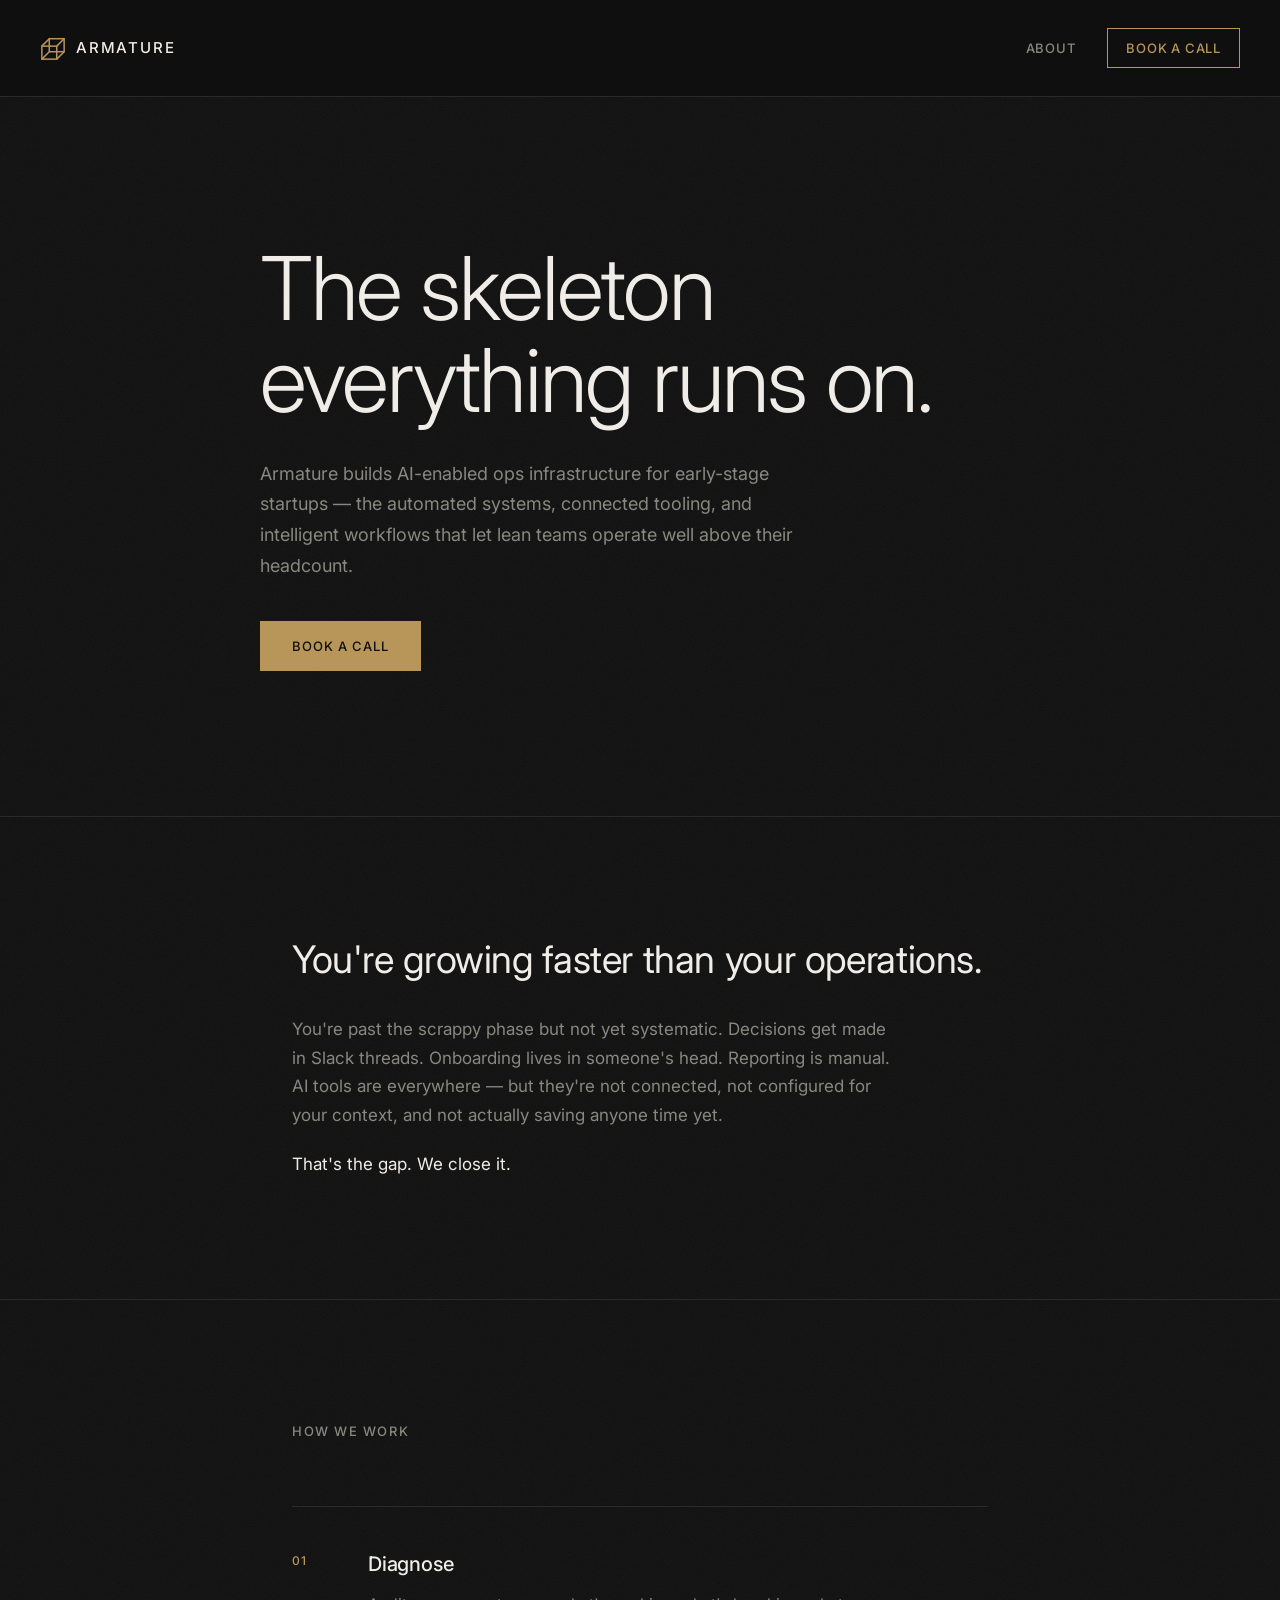
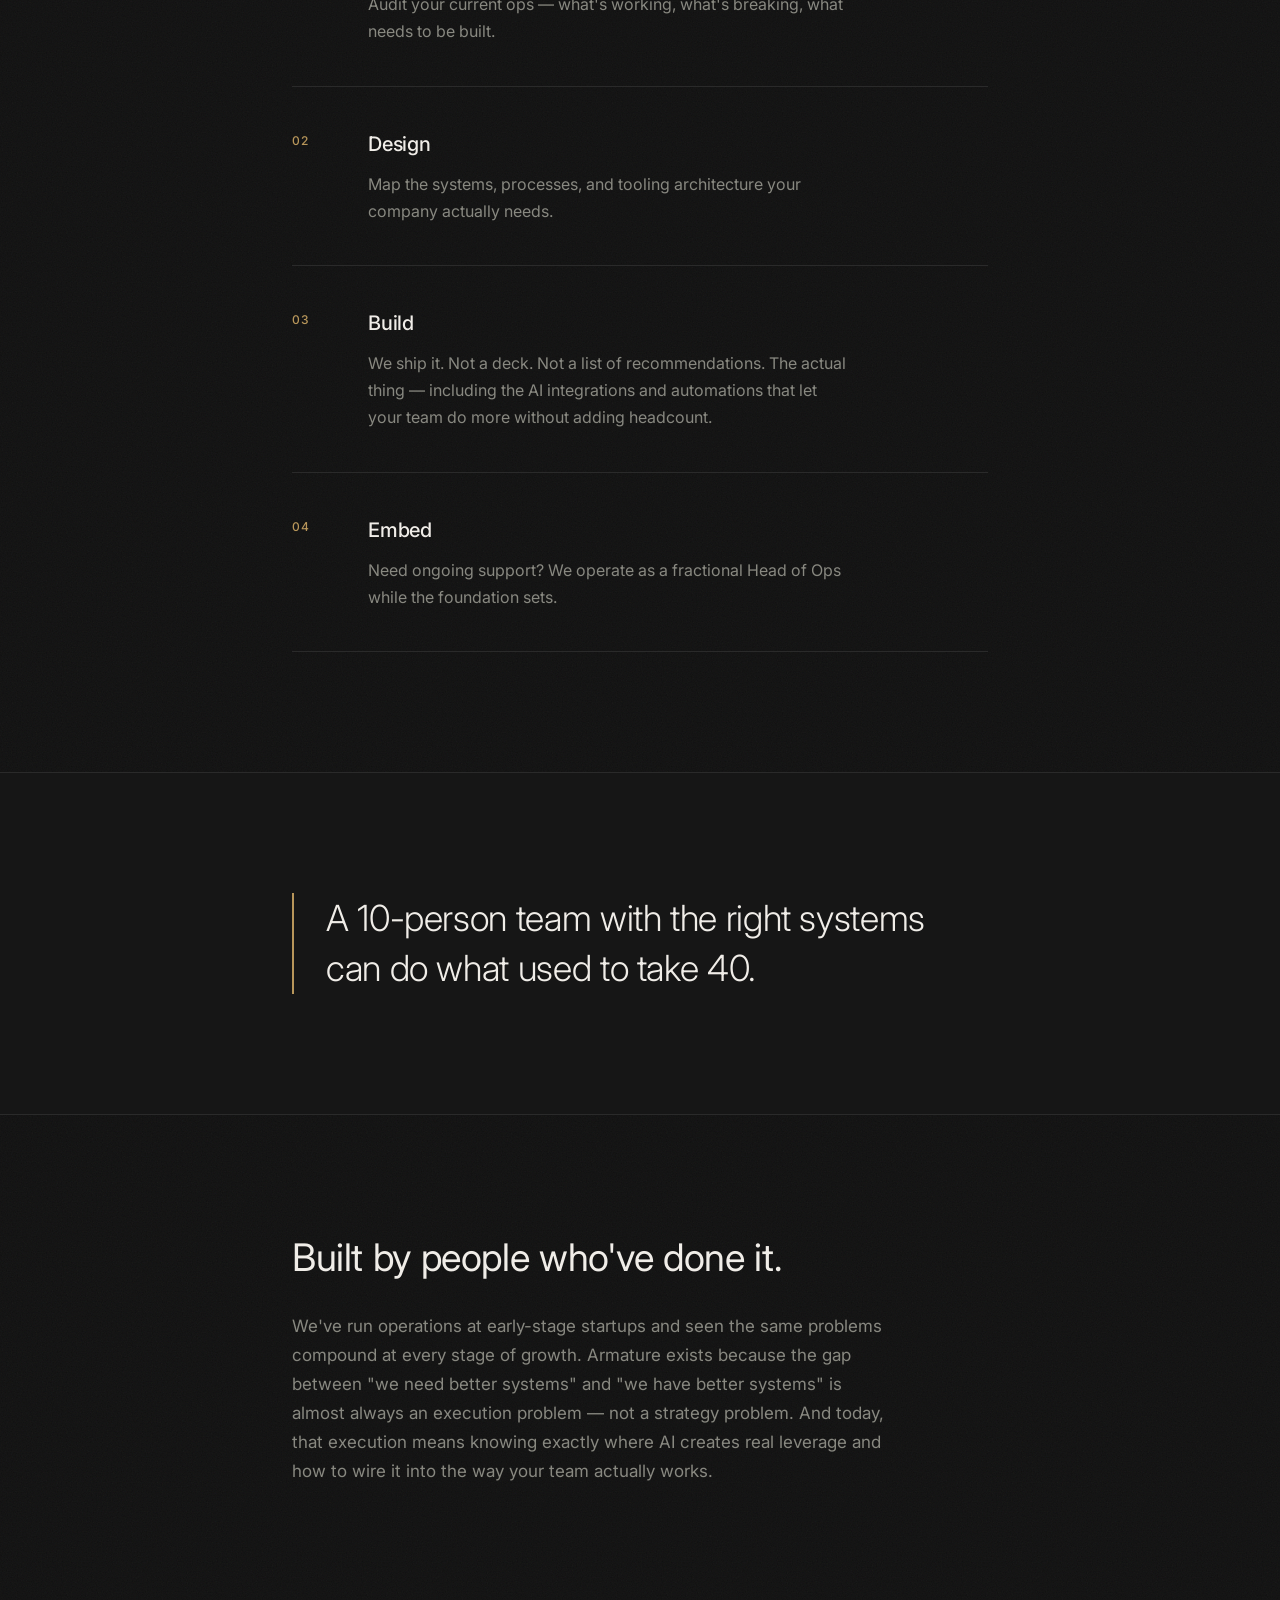
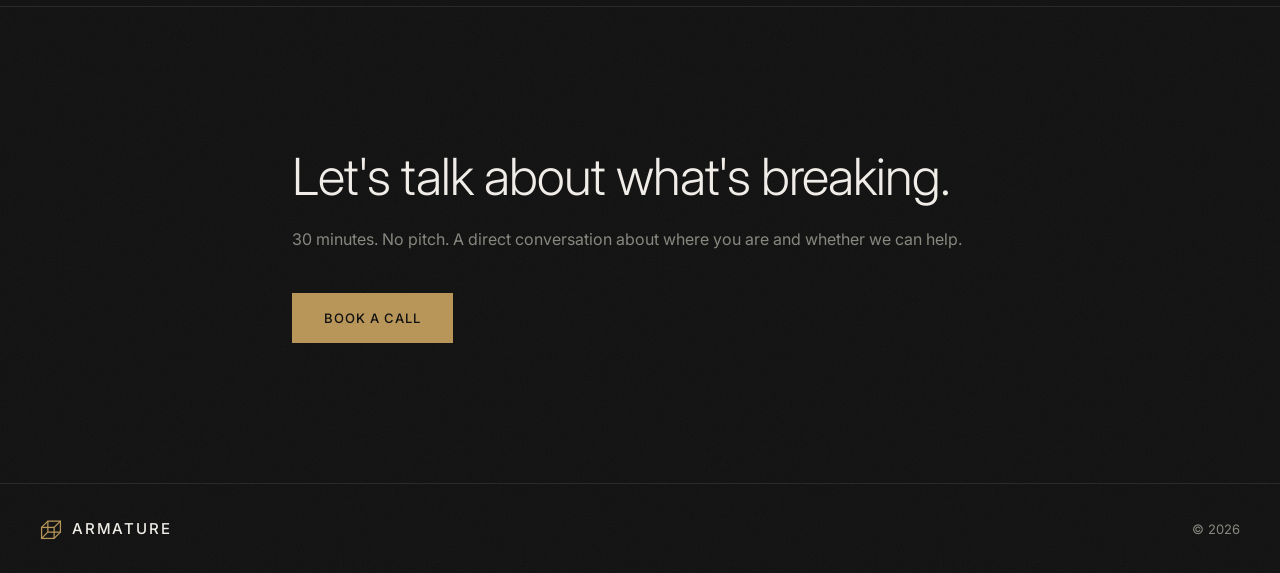
<file: index.html>
<!DOCTYPE html>
<html lang="en">
<head>
  <meta charset="UTF-8" />
  <meta name="viewport" content="width=device-width, initial-scale=1.0" />
  <title>Armature — AI-Enabled Ops for Startups</title>
  <link rel="preconnect" href="https://fonts.googleapis.com" />
  <link rel="preconnect" href="https://fonts.gstatic.com" crossorigin />
  <link href="https://fonts.googleapis.com/css2?family=Inter:wght@300;400;500;600&display=swap" rel="stylesheet" />
  <link rel="stylesheet" href="styles.css" />
</head>
<body>

  <!-- NAV -->
  <nav>
    <a href="#" class="wordmark">
      <svg class="logo-icon" width="26" height="26" viewBox="0 0 28 28" fill="none" xmlns="http://www.w3.org/2000/svg" aria-hidden="true">
        <!-- wireframe cube: front face, back face, 4 connecting edges -->
        <rect x="2"  y="12" width="16" height="14" stroke="#B8965A" stroke-width="1.6"/>
        <rect x="10" y="4"  width="16" height="14" stroke="#B8965A" stroke-width="1.6"/>
        <line x1="2"  y1="12" x2="10" y2="4"  stroke="#B8965A" stroke-width="1.6"/>
        <line x1="18" y1="12" x2="26" y2="4"  stroke="#B8965A" stroke-width="1.6"/>
        <line x1="18" y1="26" x2="26" y2="18" stroke="#B8965A" stroke-width="1.6"/>
        <line x1="2"  y1="26" x2="10" y2="18" stroke="#B8965A" stroke-width="1.6"/>
      </svg>
      <span>Armature</span>
    </a>
    <div class="nav-links">
      <a href="/about.html" class="nav-link">About</a>
      <a href="https://calendly.com/eric-armatureops/30min" class="nav-cta" target="_blank" rel="noopener">Book a call</a>
    </div>
  </nav>

  <!-- HERO -->
  <section class="hero">
    <div class="hero-inner">
      <h1>The skeleton<br>everything runs on.</h1>
      <p class="hero-sub">Armature builds AI-enabled ops infrastructure for early-stage startups — the automated systems, connected tooling, and intelligent workflows that let lean teams operate well above their headcount.</p>
      <a href="https://calendly.com/eric-armatureops/30min" class="btn-primary" target="_blank" rel="noopener">Book a call</a>
    </div>
  </section>

  <!-- PROBLEM -->
  <section class="problem">
    <div class="container">
      <h2>You're growing faster than your operations.</h2>
      <p>You're past the scrappy phase but not yet systematic. Decisions get made in Slack threads. Onboarding lives in someone's head. Reporting is manual. AI tools are everywhere — but they're not connected, not configured for your context, and not actually saving anyone time yet.</p>
      <p>That's the gap. We close it.</p>
    </div>
  </section>

  <!-- SERVICES -->
  <section class="services">
    <div class="container">
      <h2>How we work</h2>
      <div class="steps">

        <div class="step">
          <span class="step-num">01</span>
          <div class="step-body">
            <h3>Diagnose</h3>
            <p>Audit your current ops — what's working, what's breaking, what needs to be built.</p>
          </div>
        </div>

        <div class="step">
          <span class="step-num">02</span>
          <div class="step-body">
            <h3>Design</h3>
            <p>Map the systems, processes, and tooling architecture your company actually needs.</p>
          </div>
        </div>

        <div class="step">
          <span class="step-num">03</span>
          <div class="step-body">
            <h3>Build</h3>
            <p>We ship it. Not a deck. Not a list of recommendations. The actual thing — including the AI integrations and automations that let your team do more without adding headcount.</p>
          </div>
        </div>

        <div class="step">
          <span class="step-num">04</span>
          <div class="step-body">
            <h3>Embed</h3>
            <p>Need ongoing support? We operate as a fractional Head of Ops while the foundation sets.</p>
          </div>
        </div>

      </div>
    </div>
  </section>

  <!-- CALLOUT -->
  <section class="callout">
    <div class="container">
      <blockquote>A 10-person team with the right systems<br>can do what used to take 40.</blockquote>
    </div>
  </section>

  <!-- ABOUT -->
  <section class="about">
    <div class="container">
      <h2>Built by people who've done it.</h2>
      <p>We've run operations at early-stage startups and seen the same problems compound at every stage of growth. Armature exists because the gap between "we need better systems" and "we have better systems" is almost always an execution problem — not a strategy problem. And today, that execution means knowing exactly where AI creates real leverage and how to wire it into the way your team actually works.</p>
    </div>
  </section>

  <!-- CONTACT -->
  <section class="contact" id="contact">
    <div class="container">
      <h2>Let's talk about what's breaking.</h2>
      <p>30 minutes. No pitch. A direct conversation about where you are and whether we can help.</p>
      <a href="https://calendly.com/eric-armatureops/30min" class="btn-primary" target="_blank" rel="noopener">Book a call</a>
    </div>
  </section>

  <!-- FOOTER -->
  <footer>
    <span class="wordmark">
      <svg class="logo-icon" width="22" height="22" viewBox="0 0 28 28" fill="none" xmlns="http://www.w3.org/2000/svg" aria-hidden="true">
        <rect x="2"  y="12" width="16" height="14" stroke="#B8965A" stroke-width="1.6"/>
        <rect x="10" y="4"  width="16" height="14" stroke="#B8965A" stroke-width="1.6"/>
        <line x1="2"  y1="12" x2="10" y2="4"  stroke="#B8965A" stroke-width="1.6"/>
        <line x1="18" y1="12" x2="26" y2="4"  stroke="#B8965A" stroke-width="1.6"/>
        <line x1="18" y1="26" x2="26" y2="18" stroke="#B8965A" stroke-width="1.6"/>
        <line x1="2"  y1="26" x2="10" y2="18" stroke="#B8965A" stroke-width="1.6"/>
      </svg>
      <span>Armature</span>
    </span>
    <span class="footer-copy">&copy; 2026</span>
  </footer>

</body>
</html>
</file>
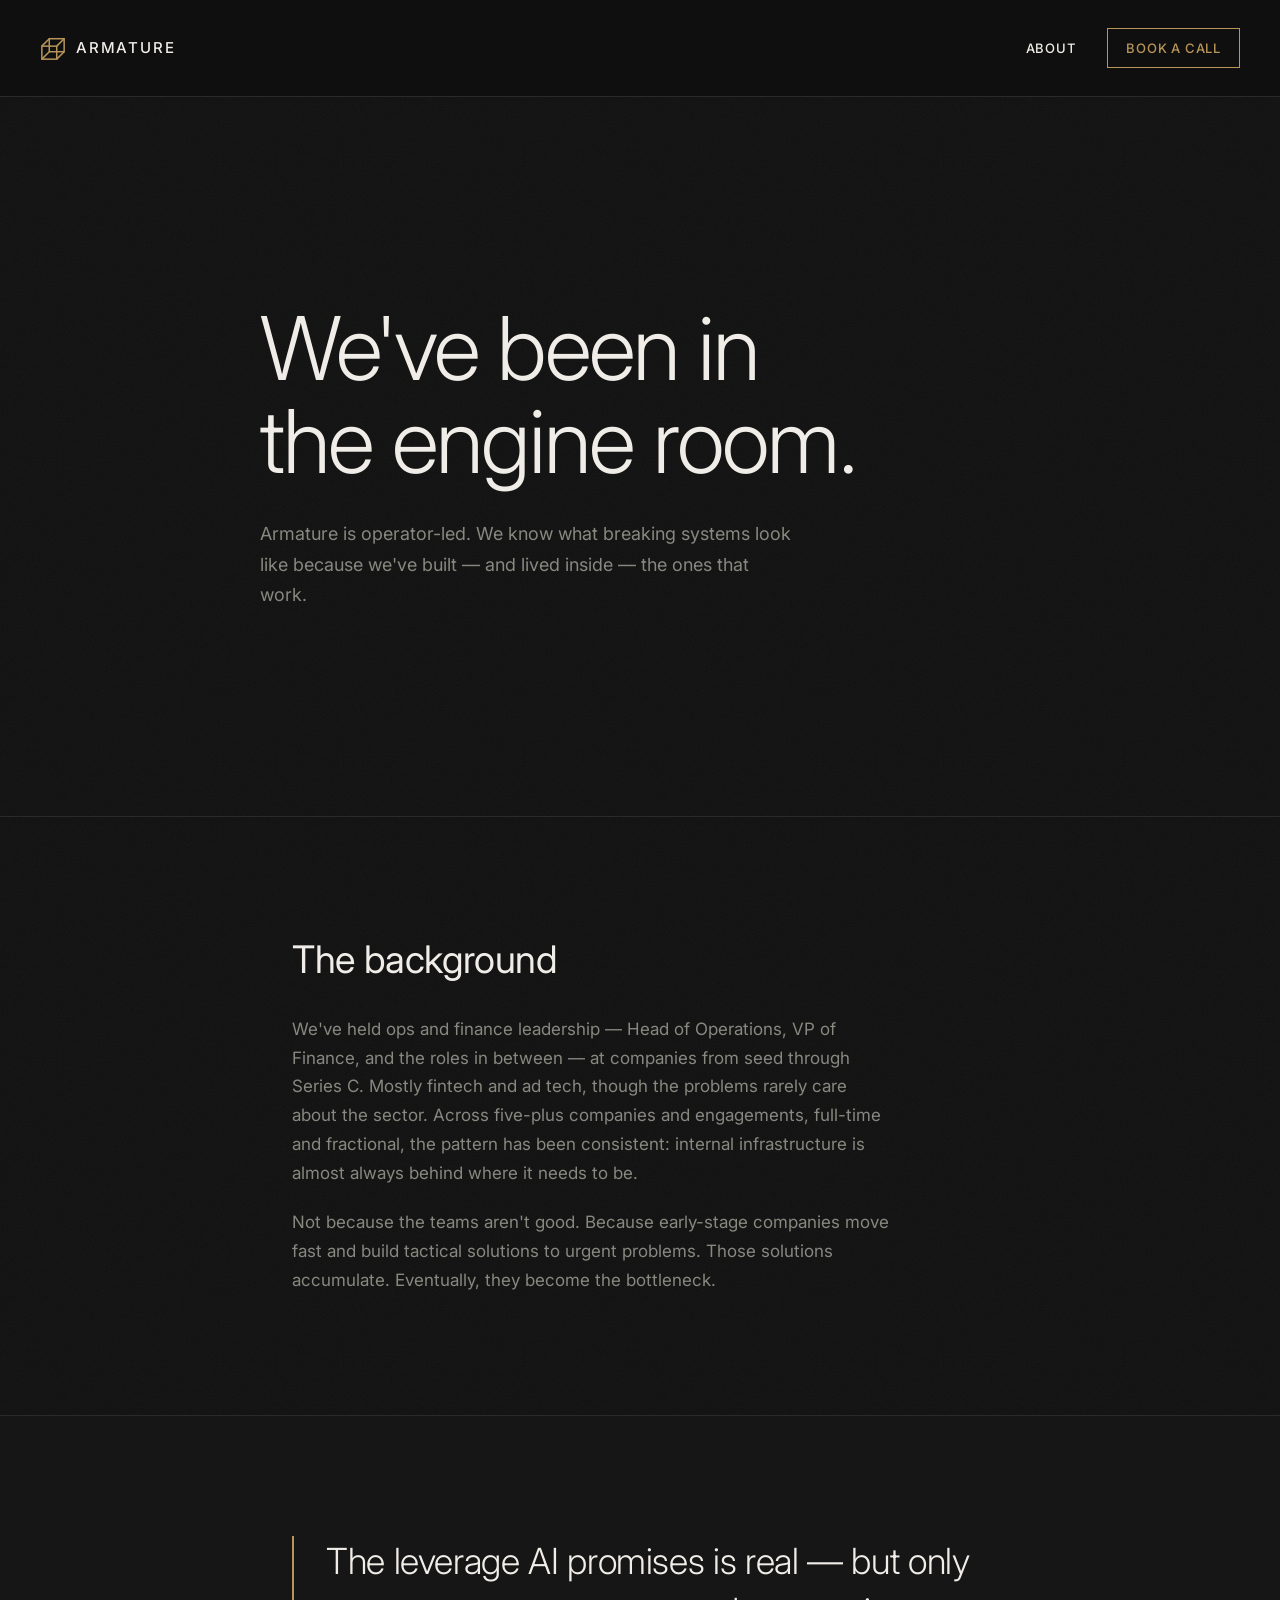
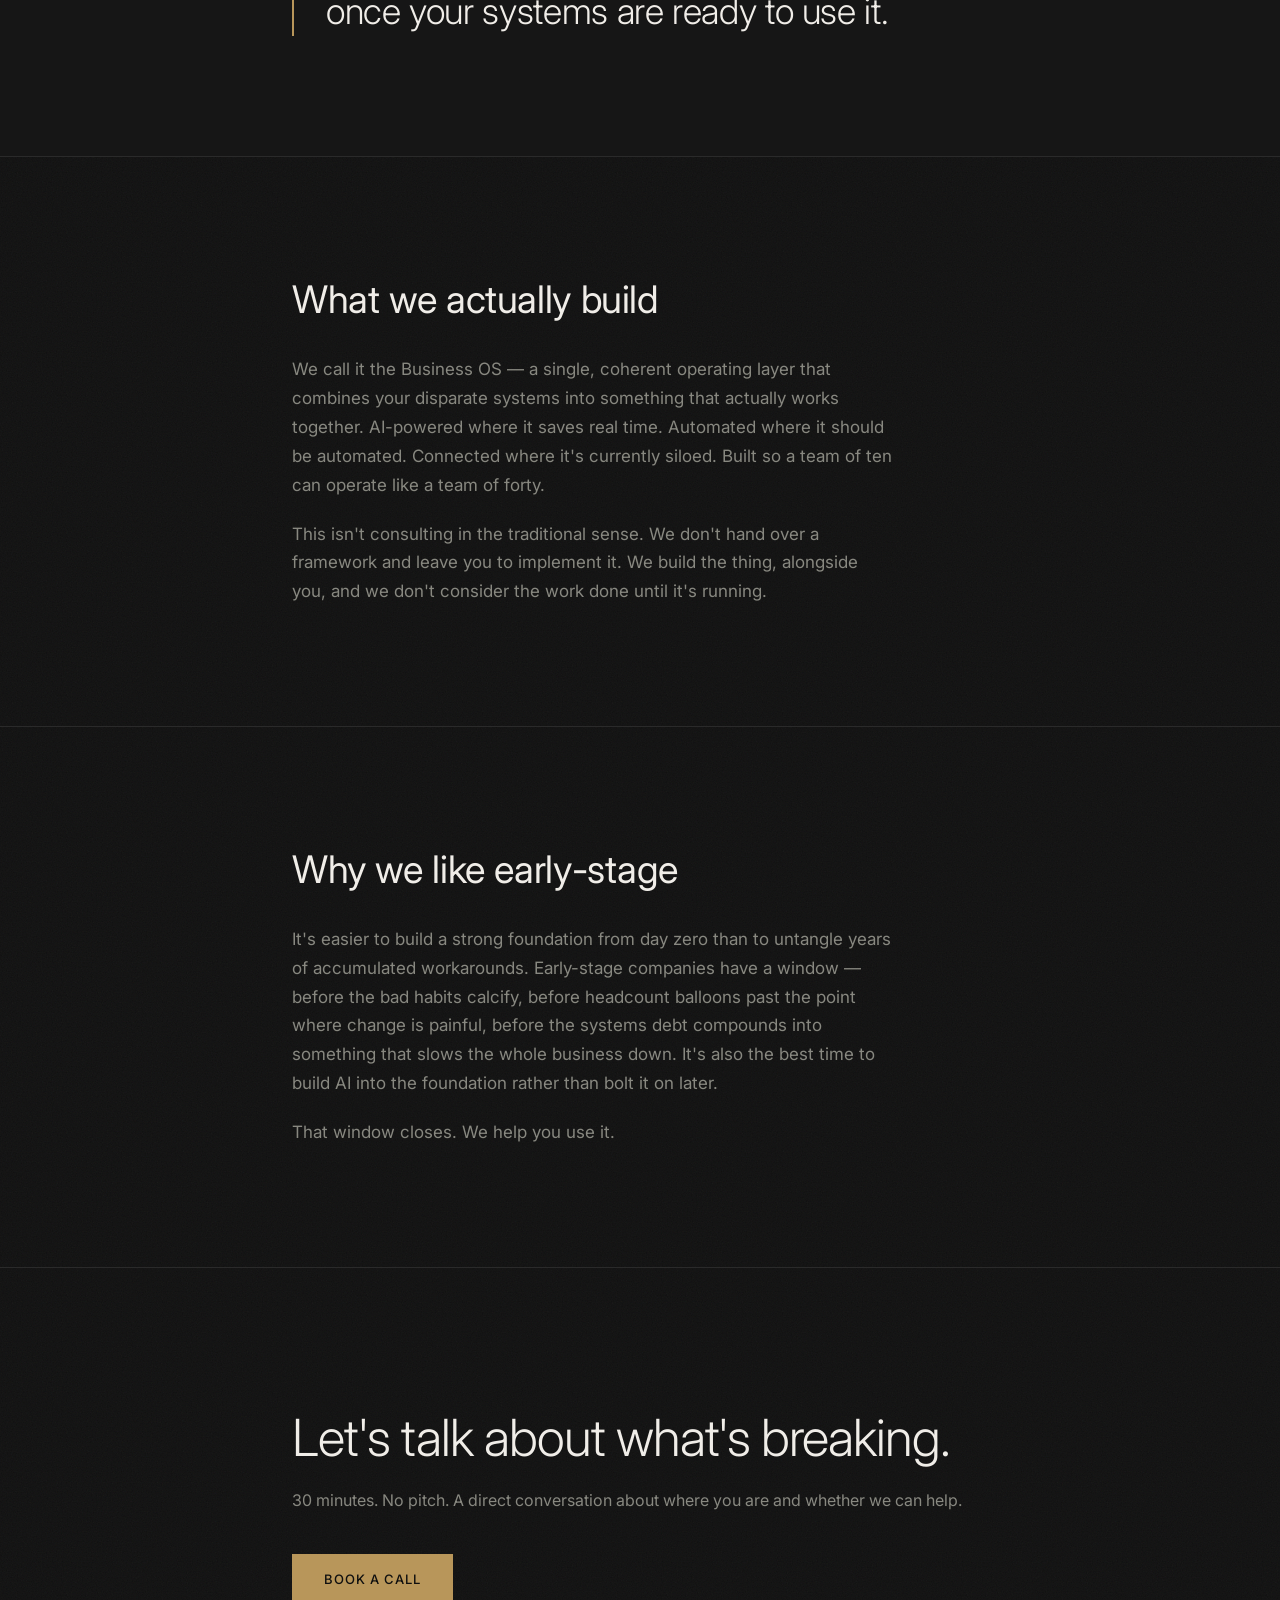
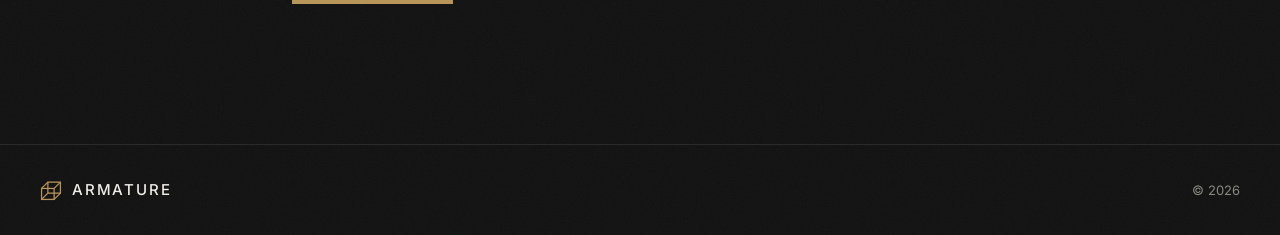
<file: about.html>
<!DOCTYPE html>
<html lang="en">
<head>
  <meta charset="UTF-8" />
  <meta name="viewport" content="width=device-width, initial-scale=1.0" />
  <title>About — Armature</title>
  <link rel="preconnect" href="https://fonts.googleapis.com" />
  <link rel="preconnect" href="https://fonts.gstatic.com" crossorigin />
  <link href="https://fonts.googleapis.com/css2?family=Inter:wght@300;400;500;600&display=swap" rel="stylesheet" />
  <link rel="stylesheet" href="styles.css" />
</head>
<body>

  <!-- NAV -->
  <nav>
    <a href="/" class="wordmark">
      <svg class="logo-icon" width="26" height="26" viewBox="0 0 28 28" fill="none" xmlns="http://www.w3.org/2000/svg" aria-hidden="true">
        <rect x="2"  y="12" width="16" height="14" stroke="#B8965A" stroke-width="1.6"/>
        <rect x="10" y="4"  width="16" height="14" stroke="#B8965A" stroke-width="1.6"/>
        <line x1="2"  y1="12" x2="10" y2="4"  stroke="#B8965A" stroke-width="1.6"/>
        <line x1="18" y1="12" x2="26" y2="4"  stroke="#B8965A" stroke-width="1.6"/>
        <line x1="18" y1="26" x2="26" y2="18" stroke="#B8965A" stroke-width="1.6"/>
        <line x1="2"  y1="26" x2="10" y2="18" stroke="#B8965A" stroke-width="1.6"/>
      </svg>
      <span>Armature</span>
    </a>
    <div class="nav-links">
      <a href="/about.html" class="nav-link nav-link--active">About</a>
      <a href="https://calendly.com/eric-armatureops/30min" class="nav-cta" target="_blank" rel="noopener">Book a call</a>
    </div>
  </nav>

  <!-- HERO -->
  <section class="hero">
    <div class="hero-inner">
      <h1>We've been in<br>the engine room.</h1>
      <p class="hero-sub">Armature is operator-led. We know what breaking systems look like because we've built — and lived inside — the ones that work.</p>
    </div>
  </section>

  <!-- BACKGROUND -->
  <section class="about">
    <div class="container">
      <h2>The background</h2>
      <p>We've held ops and finance leadership — Head of Operations, VP of Finance, and the roles in between — at companies from seed through Series C. Mostly fintech and ad tech, though the problems rarely care about the sector. Across five-plus companies and engagements, full-time and fractional, the pattern has been consistent: internal infrastructure is almost always behind where it needs to be.</p>
      <p>Not because the teams aren't good. Because early-stage companies move fast and build tactical solutions to urgent problems. Those solutions accumulate. Eventually, they become the bottleneck.</p>
    </div>
  </section>

  <!-- CALLOUT -->
  <section class="callout">
    <div class="container">
      <blockquote>The leverage AI promises is real — but only once your systems are ready to use it.</blockquote>
    </div>
  </section>

  <!-- WHAT WE BUILD -->
  <section class="about">
    <div class="container">
      <h2>What we actually build</h2>
      <p>We call it the Business OS — a single, coherent operating layer that combines your disparate systems into something that actually works together. AI-powered where it saves real time. Automated where it should be automated. Connected where it's currently siloed. Built so a team of ten can operate like a team of forty.</p>
      <p>This isn't consulting in the traditional sense. We don't hand over a framework and leave you to implement it. We build the thing, alongside you, and we don't consider the work done until it's running.</p>
    </div>
  </section>

  <!-- WHY EARLY STAGE -->
  <section class="about">
    <div class="container">
      <h2>Why we like early-stage</h2>
      <p>It's easier to build a strong foundation from day zero than to untangle years of accumulated workarounds. Early-stage companies have a window — before the bad habits calcify, before headcount balloons past the point where change is painful, before the systems debt compounds into something that slows the whole business down. It's also the best time to build AI into the foundation rather than bolt it on later.</p>
      <p>That window closes. We help you use it.</p>
    </div>
  </section>

  <!-- CONTACT -->
  <section class="contact" id="contact">
    <div class="container">
      <h2>Let's talk about what's breaking.</h2>
      <p>30 minutes. No pitch. A direct conversation about where you are and whether we can help.</p>
      <a href="https://calendly.com/eric-armatureops/30min" class="btn-primary" target="_blank" rel="noopener">Book a call</a>
    </div>
  </section>

  <!-- FOOTER -->
  <footer>
    <span class="wordmark">
      <svg class="logo-icon" width="22" height="22" viewBox="0 0 28 28" fill="none" xmlns="http://www.w3.org/2000/svg" aria-hidden="true">
        <rect x="2"  y="12" width="16" height="14" stroke="#B8965A" stroke-width="1.6"/>
        <rect x="10" y="4"  width="16" height="14" stroke="#B8965A" stroke-width="1.6"/>
        <line x1="2"  y1="12" x2="10" y2="4"  stroke="#B8965A" stroke-width="1.6"/>
        <line x1="18" y1="12" x2="26" y2="4"  stroke="#B8965A" stroke-width="1.6"/>
        <line x1="18" y1="26" x2="26" y2="18" stroke="#B8965A" stroke-width="1.6"/>
        <line x1="2"  y1="26" x2="10" y2="18" stroke="#B8965A" stroke-width="1.6"/>
      </svg>
      <span>Armature</span>
    </span>
    <span class="footer-copy">&copy; 2026</span>
  </footer>

</body>
</html>
</file>
<file: styles.css>
/* ─── RESET & BASE ─────────────────────────────────────────── */

*, *::before, *::after {
  box-sizing: border-box;
  margin: 0;
  padding: 0;
}

:root {
  --bg:        #0F0F0F;
  --bg-alt:    #161616;
  --border:    #2A2A2A;
  --text:      #F0EDE8;
  --muted:     #888880;
  --accent:    #B8965A;
  --font:      'Inter', system-ui, -apple-system, sans-serif;
}

html {
  scroll-behavior: smooth;
}

body {
  background-color: var(--bg);
  background-image: url("data:image/svg+xml,%3Csvg xmlns='http://www.w3.org/2000/svg' width='300' height='300'%3E%3Cfilter id='n'%3E%3CfeTurbulence type='fractalNoise' baseFrequency='0.8' numOctaves='4' stitchTiles='stitch'/%3E%3C/filter%3E%3Crect width='300' height='300' filter='url(%23n)' opacity='0.06'/%3E%3C/svg%3E");
  color: var(--text);
  font-family: var(--font);
  font-size: 17px;
  line-height: 1.7;
  -webkit-font-smoothing: antialiased;
}

/* ─── LAYOUT ────────────────────────────────────────────────── */

.container {
  max-width: 760px;
  margin: 0 auto;
  padding: 0 32px;
}

/* ─── NAV ───────────────────────────────────────────────────── */

nav {
  display: flex;
  justify-content: space-between;
  align-items: center;
  padding: 28px 40px;
  border-bottom: 1px solid var(--border);
  position: sticky;
  top: 0;
  background: var(--bg);
  z-index: 100;
}

.wordmark {
  display: flex;
  align-items: center;
  gap: 10px;
  font-size: 15px;
  font-weight: 500;
  letter-spacing: 0.12em;
  text-transform: uppercase;
  color: var(--text);
  text-decoration: none;
}

.logo-icon {
  flex-shrink: 0;
}

.nav-links {
  display: flex;
  align-items: center;
  gap: 32px;
}

.nav-link {
  font-size: 13px;
  font-weight: 500;
  letter-spacing: 0.06em;
  text-transform: uppercase;
  color: var(--muted);
  text-decoration: none;
  transition: color 0.2s;
}

.nav-link:hover,
.nav-link--active {
  color: var(--text);
}

.nav-cta {
  font-size: 13px;
  font-weight: 500;
  letter-spacing: 0.06em;
  text-transform: uppercase;
  color: var(--accent);
  text-decoration: none;
  border: 1px solid var(--accent);
  padding: 8px 18px;
  transition: background 0.2s, color 0.2s;
}

.nav-cta:hover {
  background: var(--accent);
  color: var(--bg);
}

/* ─── BUTTONS ───────────────────────────────────────────────── */

.btn-primary {
  display: inline-block;
  font-size: 13px;
  font-weight: 500;
  letter-spacing: 0.08em;
  text-transform: uppercase;
  text-decoration: none;
  color: var(--bg);
  background: var(--accent);
  padding: 14px 32px;
  margin-top: 40px;
  transition: opacity 0.2s;
}

.btn-primary:hover {
  opacity: 0.85;
}

/* ─── HERO ──────────────────────────────────────────────────── */

.hero {
  min-height: 80vh;
  display: flex;
  align-items: center;
  padding: 100px 40px;
  border-bottom: 1px solid var(--border);
}

.hero-inner {
  max-width: 760px;
  margin: 0 auto;
  width: 100%;
}

.hero h1 {
  font-size: clamp(48px, 7vw, 88px);
  font-weight: 300;
  line-height: 1.05;
  letter-spacing: -0.02em;
  margin-bottom: 32px;
}

.hero-sub {
  font-size: 18px;
  color: var(--muted);
  max-width: 540px;
  line-height: 1.7;
}

/* ─── PROBLEM ───────────────────────────────────────────────── */

.problem {
  padding: 120px 0;
  border-bottom: 1px solid var(--border);
}

.problem h2 {
  font-size: clamp(26px, 3.5vw, 38px);
  font-weight: 400;
  line-height: 1.2;
  letter-spacing: -0.01em;
  margin-bottom: 32px;
}

.problem p {
  color: var(--muted);
  max-width: 600px;
  margin-bottom: 20px;
}

.problem p:last-child {
  color: var(--text);
  font-weight: 400;
  margin-bottom: 0;
}

/* ─── SERVICES ──────────────────────────────────────────────── */

.services {
  padding: 120px 0;
  border-bottom: 1px solid var(--border);
}

.services h2 {
  font-size: 13px;
  font-weight: 500;
  letter-spacing: 0.12em;
  text-transform: uppercase;
  color: var(--muted);
  margin-bottom: 64px;
}

.steps {
  display: flex;
  flex-direction: column;
  gap: 0;
}

.step {
  display: flex;
  gap: 48px;
  padding: 40px 0;
  border-top: 1px solid var(--border);
  align-items: flex-start;
}

.step:last-child {
  border-bottom: 1px solid var(--border);
}

.step-num {
  font-size: 12px;
  font-weight: 500;
  letter-spacing: 0.1em;
  color: var(--accent);
  min-width: 28px;
  margin-top: 4px;
}

.step-body h3 {
  font-size: 20px;
  font-weight: 500;
  letter-spacing: -0.01em;
  margin-bottom: 10px;
}

.step-body p {
  color: var(--muted);
  font-size: 16px;
  max-width: 480px;
}

/* ─── CALLOUT ───────────────────────────────────────────────── */

.callout {
  padding: 120px 0;
  border-bottom: 1px solid var(--border);
  background: var(--bg-alt);
}

.callout blockquote {
  font-size: clamp(24px, 3vw, 36px);
  font-weight: 300;
  line-height: 1.4;
  letter-spacing: -0.01em;
  color: var(--text);
  border-left: 2px solid var(--accent);
  padding-left: 32px;
}

/* ─── ABOUT ─────────────────────────────────────────────────── */

.about {
  padding: 120px 0;
  border-bottom: 1px solid var(--border);
}

.about h2 {
  font-size: clamp(26px, 3.5vw, 38px);
  font-weight: 400;
  line-height: 1.2;
  letter-spacing: -0.01em;
  margin-bottom: 32px;
}

.about p {
  color: var(--muted);
  max-width: 600px;
  margin-bottom: 20px;
}

.about p:last-child {
  margin-bottom: 0;
}

/* ─── CONTACT ───────────────────────────────────────────────── */

.contact {
  padding: 140px 0;
  border-bottom: 1px solid var(--border);
}

.contact h2 {
  font-size: clamp(32px, 4vw, 52px);
  font-weight: 300;
  line-height: 1.15;
  letter-spacing: -0.02em;
  margin-bottom: 20px;
}

.contact p {
  color: var(--muted);
  font-size: 16px;
}

/* ─── FOOTER ────────────────────────────────────────────────── */

footer {
  display: flex;
  justify-content: space-between;
  align-items: center;
  padding: 32px 40px;
}

.footer-copy {
  font-size: 13px;
  color: var(--muted);
}

/* ─── MOBILE ────────────────────────────────────────────────── */

@media (max-width: 640px) {
  nav {
    padding: 20px 24px;
  }

  .hero {
    padding: 80px 24px;
    min-height: 70vh;
  }

  .container {
    padding: 0 24px;
  }

  .problem,
  .services,
  .callout,
  .about,
  .contact {
    padding: 80px 0;
  }

  .step {
    gap: 24px;
  }

  footer {
    padding: 28px 24px;
  }
}
</file>
